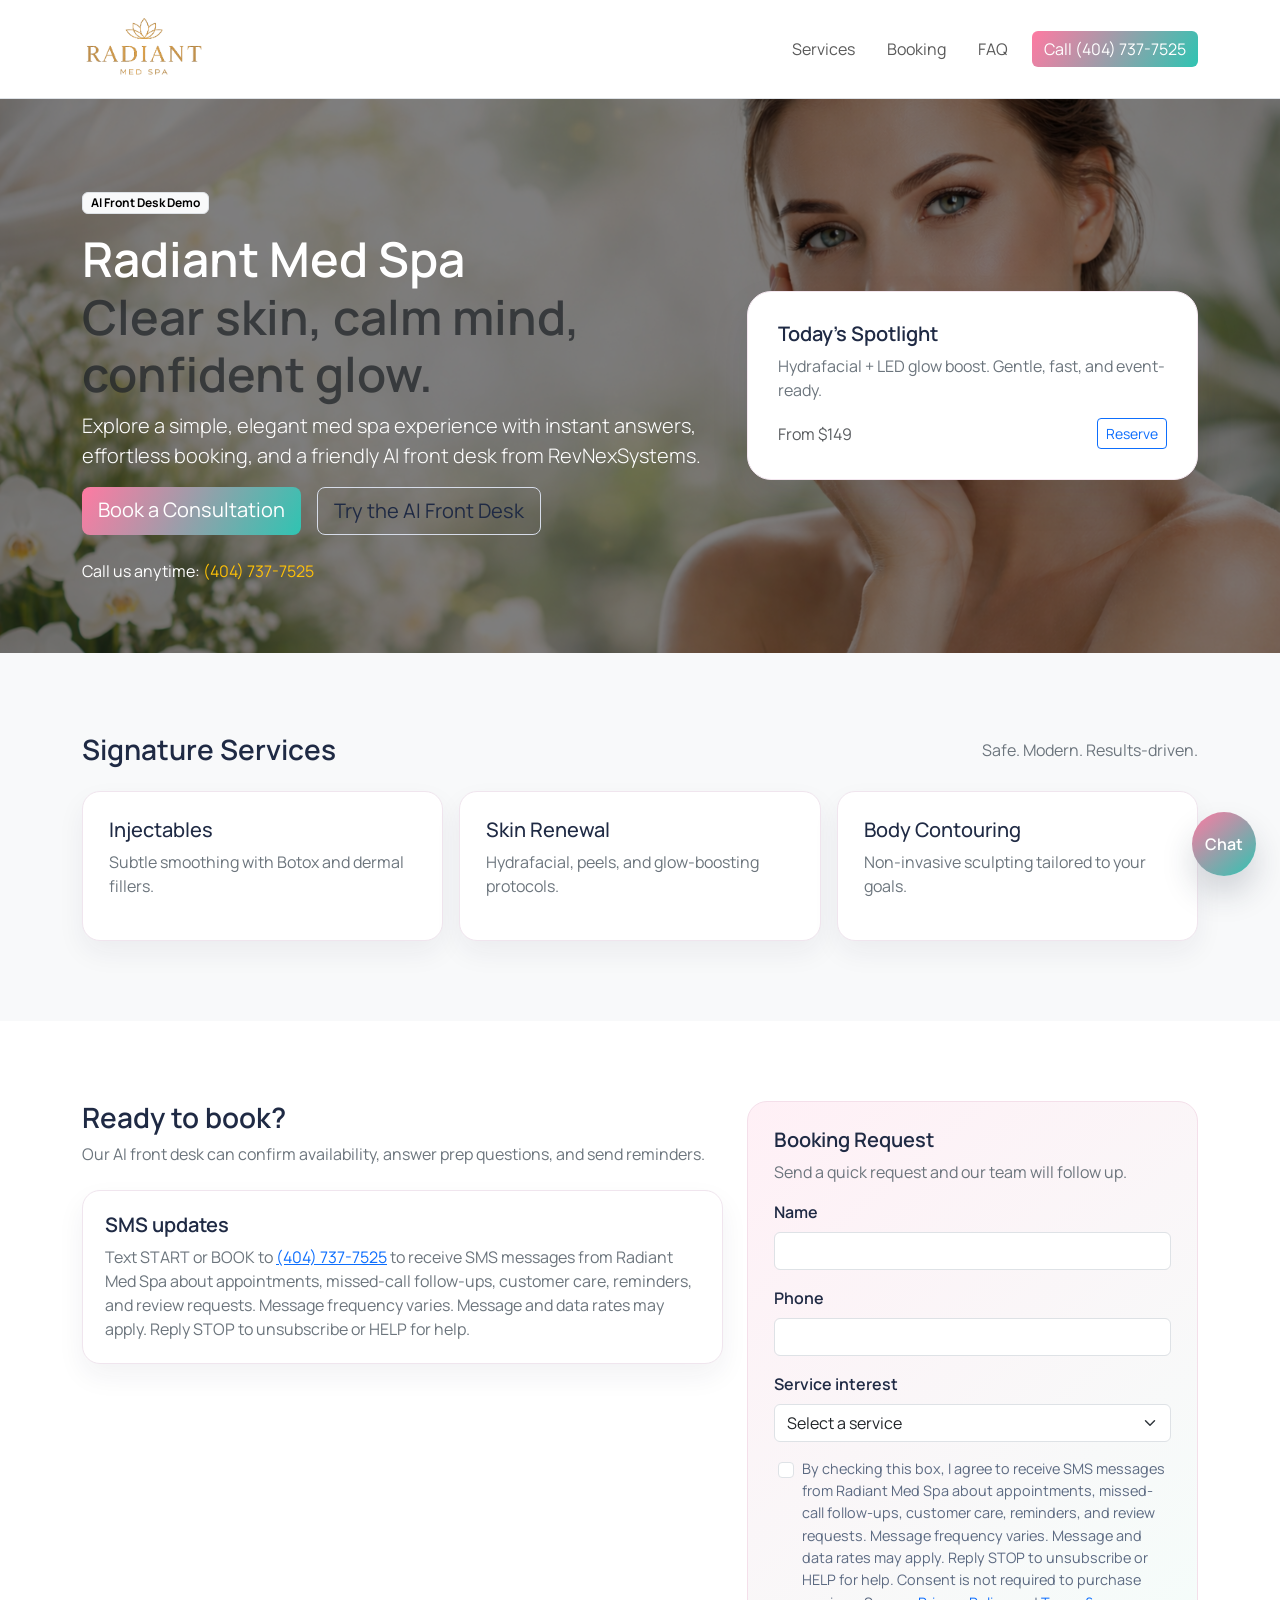
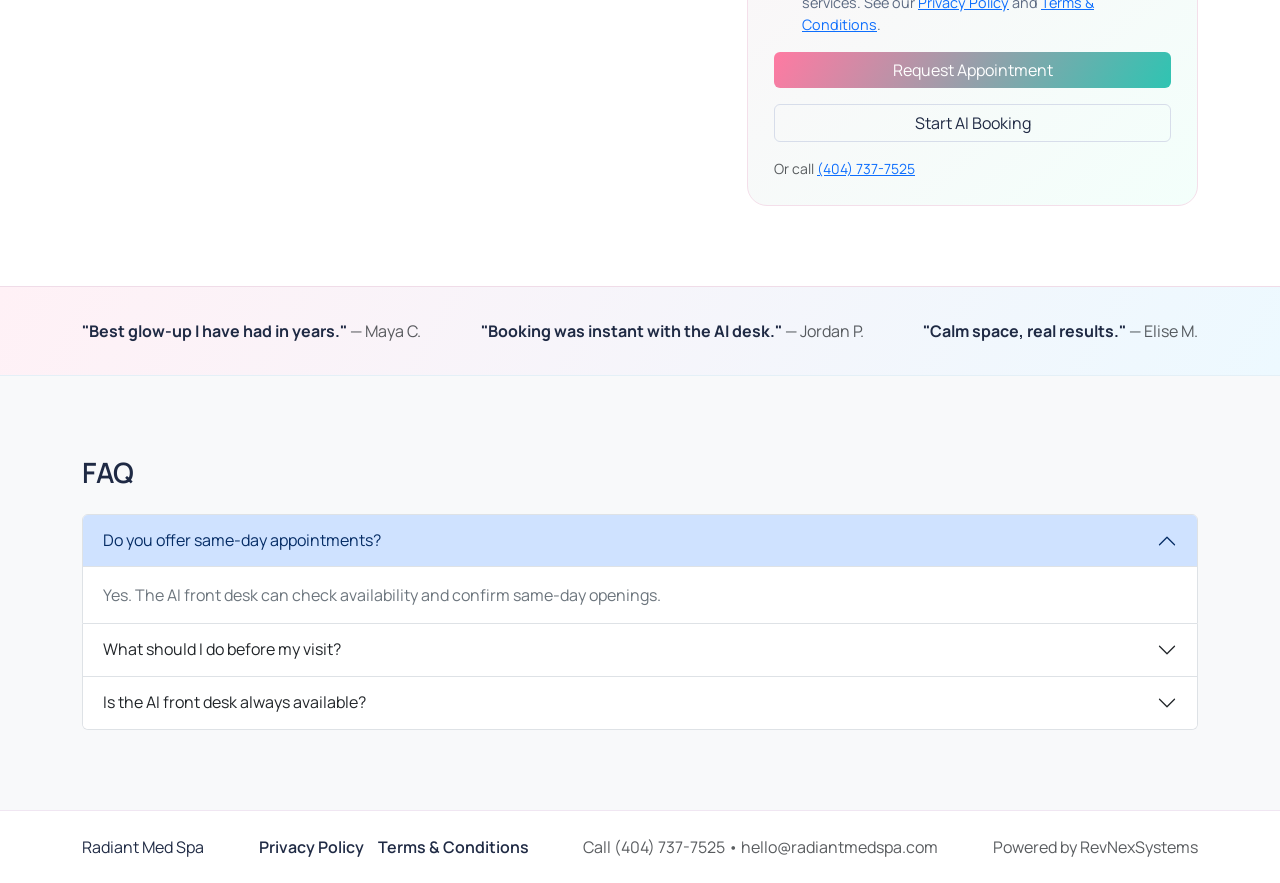
<file: index.html>
<!doctype html>
<html lang="en">
  <head>
    <meta charset="utf-8" />
    <meta name="viewport" content="width=device-width, initial-scale=1" />
    <title>Radiant Med Spa | Demo Med Spa Website</title>
    <meta
      name="description"
      content="Radiant Med Spa demo website with med spa services, booking support, and AI front desk customer care."
    />
    <link rel="preconnect" href="https://fonts.googleapis.com" />
    <link rel="preconnect" href="https://fonts.gstatic.com" crossorigin />
    <link
      href="https://fonts.googleapis.com/css2?family=Manrope:wght@300;400;500;600;700&display=swap"
      rel="stylesheet"
    />
    <link
      href="https://cdn.jsdelivr.net/npm/bootstrap@5.3.3/dist/css/bootstrap.min.css"
      rel="stylesheet"
      integrity="sha384-QWTKZyjpPEjISv5WaRU9OFeRpok6YctnYmDr5pNlyT2bRjXh0JMhjY6hW+ALEwIH"
      crossorigin="anonymous"
    />
    <link rel="stylesheet" href="styles.css" />
  </head>
  <body>
    <nav class="navbar navbar-expand-lg navbar-light bg-white sticky-top border-bottom">
      <div class="container">
        <a class="navbar-brand" href="#top">
          <img src="images/demo-logo.png" alt="Radiant Med Spa" height="72" />
        </a>
        <button
          class="navbar-toggler"
          type="button"
          data-bs-toggle="collapse"
          data-bs-target="#mainNav"
          aria-controls="mainNav"
          aria-expanded="false"
          aria-label="Toggle navigation"
        >
          <span class="navbar-toggler-icon"></span>
        </button>
        <div class="collapse navbar-collapse" id="mainNav">
          <ul class="navbar-nav ms-auto gap-lg-3">
            <li class="nav-item"><a class="nav-link" href="#services">Services</a></li>
            <li class="nav-item"><a class="nav-link" href="#booking">Booking</a></li>
            <li class="nav-item"><a class="nav-link" href="#faq">FAQ</a></li>
          </ul>
          <a class="btn btn-primary ms-lg-3" href="tel:+14047377525">Call (404) 737-7525</a>
        </div>
      </div>
    </nav>

    <main id="top">
      <section class="hero">
        <div class="container">
          <div class="row align-items-center g-4">
            <div class="col-lg-7">
              <span class="badge text-bg-light border mb-3">AI Front Desk Demo</span>
              <h1 class="display-5 fw-semibold text-white">
                Radiant Med Spa
                <span class="d-block text-muted">Clear skin, calm mind, confident glow.</span>
              </h1>
              <p class="lead text-white">
                Explore a simple, elegant med spa experience with instant answers, effortless booking,
                and a friendly AI front desk from RevNexSystems.
              </p>
              <div class="d-flex flex-wrap gap-3">
                <a class="btn btn-primary btn-lg" href="#booking">Book a Consultation</a>
                <button class="btn btn-outline-secondary btn-lg" id="chatTrigger" type="button">
                  Try the AI Front Desk
                </button>
              </div>
              <div class="mt-4 text-white">
                Call us anytime: <a class="link-underline link-underline-opacity-0 text-warning" href="tel:+14047377525">(404) 737-7525</a>
              </div>
            </div>
            <div class="col-lg-5">
              <div class="hero-card">
                <h5 class="fw-semibold">Today’s Spotlight</h5>
                <p class="text-secondary mb-3">
                  Hydrafacial + LED glow boost. Gentle, fast, and event-ready.
                </p>
                <div class="d-flex align-items-center justify-content-between">
                  <span class="text-muted">From $149</span>
                  <a class="btn btn-sm btn-outline-primary" href="#booking">Reserve</a>
                </div>
              </div>
            </div>
          </div>
        </div>
      </section>

      <section class="section bg-light" id="services">
        <div class="container">
          <div class="d-flex align-items-center justify-content-between flex-wrap gap-3 mb-4">
            <h2 class="h3 fw-semibold m-0">Signature Services</h2>
            <span class="text-secondary">Safe. Modern. Results-driven.</span>
          </div>
          <div class="row g-3">
            <div class="col-md-4">
              <div class="service-card h-100">
                <h5>Injectables</h5>
                <p class="text-secondary">Subtle smoothing with Botox and dermal fillers.</p>
              </div>
            </div>
            <div class="col-md-4">
              <div class="service-card h-100">
                <h5>Skin Renewal</h5>
                <p class="text-secondary">Hydrafacial, peels, and glow-boosting protocols.</p>
              </div>
            </div>
            <div class="col-md-4">
              <div class="service-card h-100">
                <h5>Body Contouring</h5>
                <p class="text-secondary">Non-invasive sculpting tailored to your goals.</p>
              </div>
            </div>
          </div>
        </div>
      </section>

      <section class="section" id="booking">
        <div class="container">
          <div class="row g-4 align-items-start">
            <div class="col-lg-7">
              <h2 class="h3 fw-semibold">Ready to book?</h2>
              <p class="text-secondary">
                Our AI front desk can confirm availability, answer prep questions, and send reminders.
              </p>
              <div class="sms-opt-in mt-4">
                <h3 class="h5 fw-semibold">SMS updates</h3>
                <p class="text-secondary mb-0">
                  Text START or BOOK to <a href="sms:+14047377525">(404) 737-7525</a> to receive SMS messages from
                  Radiant Med Spa about appointments, missed-call follow-ups, customer care, reminders, and review
                  requests. Message frequency varies. Message and data rates may apply. Reply STOP to unsubscribe or
                  HELP for help.
                </p>
              </div>
            </div>
            <div class="col-lg-5">
              <div class="cta-card">
                <h3 class="h5 fw-semibold">Booking Request</h3>
                <p class="text-secondary mb-3">Send a quick request and our team will follow up.</p>
                <form class="booking-form" action="#" method="post">
                  <div class="mb-3">
                    <label class="form-label" for="bookingName">Name</label>
                    <input class="form-control" id="bookingName" name="name" type="text" autocomplete="name" />
                  </div>
                  <div class="mb-3">
                    <label class="form-label" for="bookingPhone">Phone</label>
                    <input class="form-control" id="bookingPhone" name="phone" type="tel" autocomplete="tel" />
                  </div>
                  <div class="mb-3">
                    <label class="form-label" for="bookingService">Service interest</label>
                    <select class="form-select" id="bookingService" name="service">
                      <option value="">Select a service</option>
                      <option>Injectables</option>
                      <option>Skin Renewal</option>
                      <option>Body Contouring</option>
                      <option>Consultation</option>
                    </select>
                  </div>
                  <div class="form-check sms-consent mb-3">
                    <input class="form-check-input" type="checkbox" value="yes" id="smsConsent" name="smsConsent" />
                    <label class="form-check-label" for="smsConsent">
                      By checking this box, I agree to receive SMS messages from Radiant Med Spa about appointments,
                      missed-call follow-ups, customer care, reminders, and review requests. Message frequency varies.
                      Message and data rates may apply. Reply STOP to unsubscribe or HELP for help. Consent is not
                      required to purchase services. See our
                      <a href="privacy-policy.html">Privacy Policy</a> and
                      <a href="terms-and-conditions.html">Terms &amp; Conditions</a>.
                    </label>
                  </div>
                  <button class="btn btn-primary w-100" type="submit">Request Appointment</button>
                </form>
                <button class="btn btn-outline-secondary w-100 mt-3" type="button" id="ctaChat">
                  Start AI Booking
                </button>
                <div class="mt-3 text-muted small">Or call <a href="tel:+14047377525">(404) 737-7525</a></div>
              </div>
            </div>
          </div>
        </div>
      </section>

      <section class="testimonial-strip">
        <div class="container">
          <div class="d-flex flex-wrap justify-content-between align-items-center gap-3">
            <div>
              <strong>"Best glow-up I have had in years."</strong>
              <span class="text-muted">— Maya C.</span>
            </div>
            <div>
              <strong>"Booking was instant with the AI desk."</strong>
              <span class="text-muted">— Jordan P.</span>
            </div>
            <div>
              <strong>"Calm space, real results."</strong>
              <span class="text-muted">— Elise M.</span>
            </div>
          </div>
        </div>
      </section>

      <section class="section bg-light" id="faq">
        <div class="container">
          <h2 class="h3 fw-semibold mb-4">FAQ</h2>
          <div class="accordion" id="faqAccordion">
            <div class="accordion-item">
              <h2 class="accordion-header">
                <button class="accordion-button" type="button" data-bs-toggle="collapse" data-bs-target="#faqOne">
                  Do you offer same-day appointments?
                </button>
              </h2>
              <div id="faqOne" class="accordion-collapse collapse show" data-bs-parent="#faqAccordion">
                <div class="accordion-body text-secondary">
                  Yes. The AI front desk can check availability and confirm same-day openings.
                </div>
              </div>
            </div>
            <div class="accordion-item">
              <h2 class="accordion-header">
                <button class="accordion-button collapsed" type="button" data-bs-toggle="collapse" data-bs-target="#faqTwo">
                  What should I do before my visit?
                </button>
              </h2>
              <div id="faqTwo" class="accordion-collapse collapse" data-bs-parent="#faqAccordion">
                <div class="accordion-body text-secondary">
                  We will send prep instructions based on your service and confirm your intake forms.
                </div>
              </div>
            </div>
            <div class="accordion-item">
              <h2 class="accordion-header">
                <button class="accordion-button collapsed" type="button" data-bs-toggle="collapse" data-bs-target="#faqThree">
                  Is the AI front desk always available?
                </button>
              </h2>
              <div id="faqThree" class="accordion-collapse collapse" data-bs-parent="#faqAccordion">
                <div class="accordion-body text-secondary">
                  Yes. It is available 24/7 for questions, booking, and follow-ups.
                </div>
              </div>
            </div>
          </div>
        </div>
      </section>
    </main>

    <div class="chat-widget shadow" id="chatWidget" aria-live="polite">
      <div class="chat-header">
        <strong>Radiant AI Front Desk</strong>
        <button class="btn-close" id="chatClose" aria-label="Close"></button>
      </div>
      <div class="chat-body">
        <p class="text-secondary small mb-2">Hi! I can help you book a visit or answer questions.</p>
        <div class="chat-bubble">What service are you interested in today?</div>
      </div>
      <div class="chat-footer">
        <input class="form-control" type="text" placeholder="Type your message..." />
        <button class="btn btn-primary">Send</button>
      </div>
    </div>

    <button class="chat-fab" id="chatFab" aria-label="Open chat">
      <span>Chat</span>
    </button>

    <footer class="footer">
      <div class="container d-flex flex-wrap justify-content-between align-items-center gap-3">
        <span>Radiant Med Spa</span>
        <nav class="footer-links" aria-label="Footer legal links">
          <a href="privacy-policy.html">Privacy Policy</a>
          <a href="terms-and-conditions.html">Terms &amp; Conditions</a>
        </nav>
        <span class="text-muted">Call (404) 737-7525 • hello@radiantmedspa.com</span>
        <span class="text-muted">Powered by RevNexSystems</span>
      </div>
    </footer>

    <script
      src="https://cdn.jsdelivr.net/npm/bootstrap@5.3.3/dist/js/bootstrap.bundle.min.js"
      integrity="sha384-YvpcrYf0tY3lHB60NNkmXc5s9fDVZLESaAA55NDzOxhy9GkcIdslK1eN7N6jIeHz"
      crossorigin="anonymous"
    ></script>
    <script src="script.js"></script>
  </body>
</html>
</file>
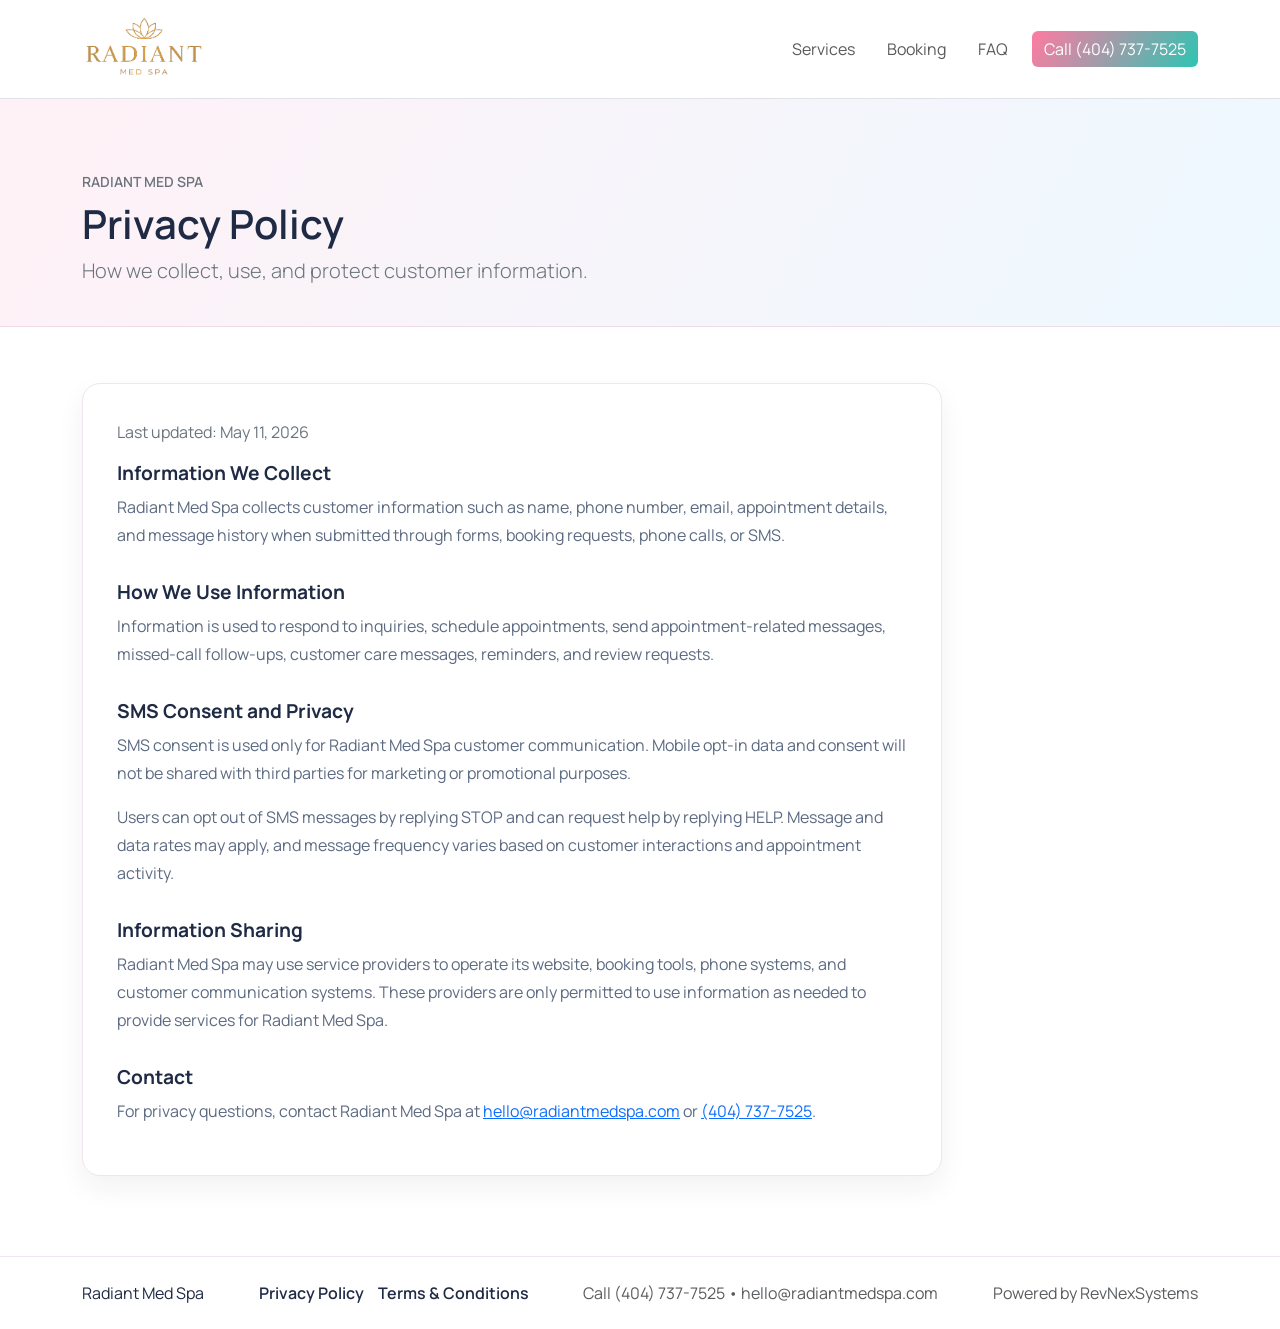
<file: privacy-policy.html>
<!doctype html>
<html lang="en">
  <head>
    <meta charset="utf-8" />
    <meta name="viewport" content="width=device-width, initial-scale=1" />
    <title>Privacy Policy | Radiant Med Spa</title>
    <meta
      name="description"
      content="Radiant Med Spa privacy policy describing customer information use, SMS consent, opt-out instructions, and privacy practices."
    />
    <link rel="preconnect" href="https://fonts.googleapis.com" />
    <link rel="preconnect" href="https://fonts.gstatic.com" crossorigin />
    <link
      href="https://fonts.googleapis.com/css2?family=Manrope:wght@300;400;500;600;700&display=swap"
      rel="stylesheet"
    />
    <link
      href="https://cdn.jsdelivr.net/npm/bootstrap@5.3.3/dist/css/bootstrap.min.css"
      rel="stylesheet"
      integrity="sha384-QWTKZyjpPEjISv5WaRU9OFeRpok6YctnYmDr5pNlyT2bRjXh0JMhjY6hW+ALEwIH"
      crossorigin="anonymous"
    />
    <link rel="stylesheet" href="styles.css" />
  </head>
  <body>
    <nav class="navbar navbar-expand-lg navbar-light bg-white sticky-top border-bottom">
      <div class="container">
        <a class="navbar-brand" href="index.html">
          <img src="images/demo-logo.png" alt="Radiant Med Spa" height="72" />
        </a>
        <button
          class="navbar-toggler"
          type="button"
          data-bs-toggle="collapse"
          data-bs-target="#mainNav"
          aria-controls="mainNav"
          aria-expanded="false"
          aria-label="Toggle navigation"
        >
          <span class="navbar-toggler-icon"></span>
        </button>
        <div class="collapse navbar-collapse" id="mainNav">
          <ul class="navbar-nav ms-auto gap-lg-3">
            <li class="nav-item"><a class="nav-link" href="index.html#services">Services</a></li>
            <li class="nav-item"><a class="nav-link" href="index.html#booking">Booking</a></li>
            <li class="nav-item"><a class="nav-link" href="index.html#faq">FAQ</a></li>
          </ul>
          <a class="btn btn-primary ms-lg-3" href="tel:+14047377525">Call (404) 737-7525</a>
        </div>
      </div>
    </nav>

    <main>
      <section class="legal-hero">
        <div class="container">
          <p class="text-uppercase small fw-semibold text-secondary mb-2">Radiant Med Spa</p>
          <h1 class="display-6 fw-semibold">Privacy Policy</h1>
          <p class="lead text-secondary mb-0">How we collect, use, and protect customer information.</p>
        </div>
      </section>

      <section class="legal-content">
        <div class="container">
          <div class="legal-card">
            <p class="text-secondary">Last updated: May 11, 2026</p>

            <h2>Information We Collect</h2>
            <p>
              Radiant Med Spa collects customer information such as name, phone number, email, appointment details, and
              message history when submitted through forms, booking requests, phone calls, or SMS.
            </p>

            <h2>How We Use Information</h2>
            <p>
              Information is used to respond to inquiries, schedule appointments, send appointment-related messages,
              missed-call follow-ups, customer care messages, reminders, and review requests.
            </p>

            <h2>SMS Consent and Privacy</h2>
            <p>
              SMS consent is used only for Radiant Med Spa customer communication. Mobile opt-in data and consent will
              not be shared with third parties for marketing or promotional purposes.
            </p>
            <p>
              Users can opt out of SMS messages by replying STOP and can request help by replying HELP. Message and data
              rates may apply, and message frequency varies based on customer interactions and appointment activity.
            </p>

            <h2>Information Sharing</h2>
            <p>
              Radiant Med Spa may use service providers to operate its website, booking tools, phone systems, and
              customer communication systems. These providers are only permitted to use information as needed to provide
              services for Radiant Med Spa.
            </p>

            <h2>Contact</h2>
            <p>
              For privacy questions, contact Radiant Med Spa at
              <a href="mailto:hello@radiantmedspa.com">hello@radiantmedspa.com</a> or
              <a href="tel:+14047377525">(404) 737-7525</a>.
            </p>
          </div>
        </div>
      </section>
    </main>

    <footer class="footer">
      <div class="container d-flex flex-wrap justify-content-between align-items-center gap-3">
        <span>Radiant Med Spa</span>
        <nav class="footer-links" aria-label="Footer legal links">
          <a href="privacy-policy.html">Privacy Policy</a>
          <a href="terms-and-conditions.html">Terms &amp; Conditions</a>
        </nav>
        <span class="text-muted">Call (404) 737-7525 &bull; hello@radiantmedspa.com</span>
        <span class="text-muted">Powered by RevNexSystems</span>
      </div>
    </footer>

    <script
      src="https://cdn.jsdelivr.net/npm/bootstrap@5.3.3/dist/js/bootstrap.bundle.min.js"
      integrity="sha384-YvpcrYf0tY3lHB60NNkmXc5s9fDVZLESaAA55NDzOxhy9GkcIdslK1eN7N6jIeHz"
      crossorigin="anonymous"
    ></script>
  </body>
</html>
</file>
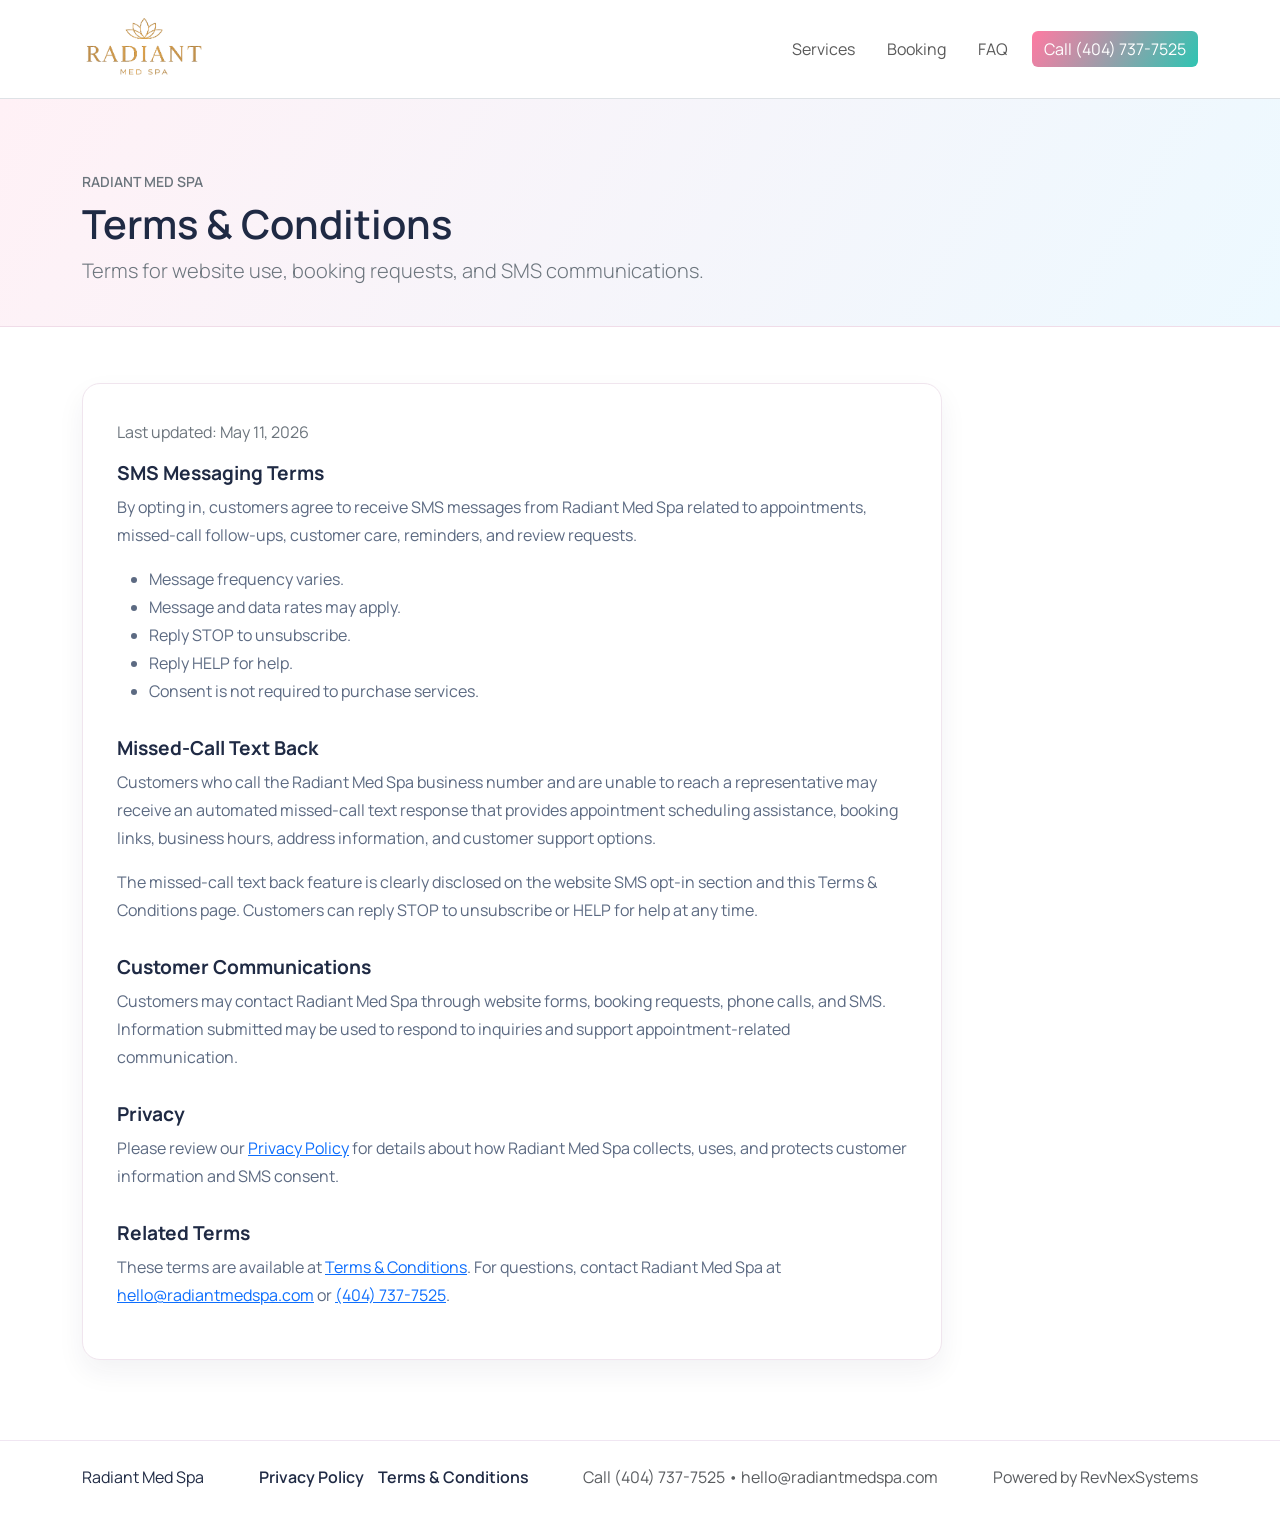
<file: terms-and-conditions.html>
<!doctype html>
<html lang="en">
  <head>
    <meta charset="utf-8" />
    <meta name="viewport" content="width=device-width, initial-scale=1" />
    <title>Terms &amp; Conditions | Radiant Med Spa</title>
    <meta
      name="description"
      content="Radiant Med Spa terms and conditions with SMS messaging terms, opt-out instructions, and customer communication disclosures."
    />
    <link rel="preconnect" href="https://fonts.googleapis.com" />
    <link rel="preconnect" href="https://fonts.gstatic.com" crossorigin />
    <link
      href="https://fonts.googleapis.com/css2?family=Manrope:wght@300;400;500;600;700&display=swap"
      rel="stylesheet"
    />
    <link
      href="https://cdn.jsdelivr.net/npm/bootstrap@5.3.3/dist/css/bootstrap.min.css"
      rel="stylesheet"
      integrity="sha384-QWTKZyjpPEjISv5WaRU9OFeRpok6YctnYmDr5pNlyT2bRjXh0JMhjY6hW+ALEwIH"
      crossorigin="anonymous"
    />
    <link rel="stylesheet" href="styles.css" />
  </head>
  <body>
    <nav class="navbar navbar-expand-lg navbar-light bg-white sticky-top border-bottom">
      <div class="container">
        <a class="navbar-brand" href="index.html">
          <img src="images/demo-logo.png" alt="Radiant Med Spa" height="72" />
        </a>
        <button
          class="navbar-toggler"
          type="button"
          data-bs-toggle="collapse"
          data-bs-target="#mainNav"
          aria-controls="mainNav"
          aria-expanded="false"
          aria-label="Toggle navigation"
        >
          <span class="navbar-toggler-icon"></span>
        </button>
        <div class="collapse navbar-collapse" id="mainNav">
          <ul class="navbar-nav ms-auto gap-lg-3">
            <li class="nav-item"><a class="nav-link" href="index.html#services">Services</a></li>
            <li class="nav-item"><a class="nav-link" href="index.html#booking">Booking</a></li>
            <li class="nav-item"><a class="nav-link" href="index.html#faq">FAQ</a></li>
          </ul>
          <a class="btn btn-primary ms-lg-3" href="tel:+14047377525">Call (404) 737-7525</a>
        </div>
      </div>
    </nav>

    <main>
      <section class="legal-hero">
        <div class="container">
          <p class="text-uppercase small fw-semibold text-secondary mb-2">Radiant Med Spa</p>
          <h1 class="display-6 fw-semibold">Terms &amp; Conditions</h1>
          <p class="lead text-secondary mb-0">Terms for website use, booking requests, and SMS communications.</p>
        </div>
      </section>

      <section class="legal-content">
        <div class="container">
          <div class="legal-card">
            <p class="text-secondary">Last updated: May 11, 2026</p>

            <h2>SMS Messaging Terms</h2>
            <p>
              By opting in, customers agree to receive SMS messages from Radiant Med Spa related to appointments,
              missed-call follow-ups, customer care, reminders, and review requests.
            </p>
            <ul>
              <li>Message frequency varies.</li>
              <li>Message and data rates may apply.</li>
              <li>Reply STOP to unsubscribe.</li>
              <li>Reply HELP for help.</li>
              <li>Consent is not required to purchase services.</li>
            </ul>

            <h2>Missed-Call Text Back</h2>
            <p>
              Customers who call the Radiant Med Spa business number and are unable to reach a representative may
              receive an automated missed-call text response that provides appointment scheduling assistance, booking
              links, business hours, address information, and customer support options.
            </p>
            <p>
              The missed-call text back feature is clearly disclosed on the website SMS opt-in section and this Terms
              &amp; Conditions page. Customers can reply STOP to unsubscribe or HELP for help at any time.
            </p>

            <h2>Customer Communications</h2>
            <p>
              Customers may contact Radiant Med Spa through website forms, booking requests, phone calls, and SMS.
              Information submitted may be used to respond to inquiries and support appointment-related communication.
            </p>

            <h2>Privacy</h2>
            <p>
              Please review our <a href="privacy-policy.html">Privacy Policy</a> for details about how Radiant Med Spa
              collects, uses, and protects customer information and SMS consent.
            </p>

            <h2>Related Terms</h2>
            <p>
              These terms are available at <a href="terms-and-conditions.html">Terms &amp; Conditions</a>. For
              questions, contact Radiant Med Spa at <a href="mailto:hello@radiantmedspa.com">hello@radiantmedspa.com</a>
              or <a href="tel:+14047377525">(404) 737-7525</a>.
            </p>
          </div>
        </div>
      </section>
    </main>

    <footer class="footer">
      <div class="container d-flex flex-wrap justify-content-between align-items-center gap-3">
        <span>Radiant Med Spa</span>
        <nav class="footer-links" aria-label="Footer legal links">
          <a href="privacy-policy.html">Privacy Policy</a>
          <a href="terms-and-conditions.html">Terms &amp; Conditions</a>
        </nav>
        <span class="text-muted">Call (404) 737-7525 &bull; hello@radiantmedspa.com</span>
        <span class="text-muted">Powered by RevNexSystems</span>
      </div>
    </footer>

    <script
      src="https://cdn.jsdelivr.net/npm/bootstrap@5.3.3/dist/js/bootstrap.bundle.min.js"
      integrity="sha384-YvpcrYf0tY3lHB60NNkmXc5s9fDVZLESaAA55NDzOxhy9GkcIdslK1eN7N6jIeHz"
      crossorigin="anonymous"
    ></script>
  </body>
</html>
</file>
<file: styles.css>
:root {
  --spa-ink: #1f2a44;
  --spa-muted: #5c6a82;
  --spa-accent: #ff7aa2;
  --spa-accent-dark: #e65d8b;
  --spa-teal: #2fc4b2;
  --spa-cream: #fff6f2;
  --spa-lilac: #efe6ff;
}

body {
  font-family: "Manrope", "Segoe UI", sans-serif;
  color: var(--spa-ink);
  background: #ffffff;
}

.btn-primary {
  background: linear-gradient(120deg, var(--spa-accent), var(--spa-teal));
  border: none;
}

.btn-primary:hover {
  filter: brightness(0.98);
}

.btn-outline-secondary {
  border-color: #d7ddea;
  color: var(--spa-ink);
}

.btn-outline-secondary:hover {
  background: var(--spa-lilac);
  border-color: var(--spa-lilac);
}

.hero {
  padding: 90px 0 70px;
  position: relative;
  overflow: hidden;
}

.hero::before {
  content: "";
  position: absolute;
  inset: 0;
  background: url("images/hero-background.png") center/cover no-repeat;
  z-index: 0;
}

.hero::after {
  content: "";
  position: absolute;
  inset: 0;
  background: rgba(0, 0, 0, 0.5);
  z-index: 1;
}

.hero .container {
  position: relative;
  z-index: 2;
}

.hero-card {
  background: #ffffff;
  border-radius: 24px;
  padding: 30px;
  border: 1px solid #f3e6ef;
  box-shadow: 0 18px 40px rgba(31, 42, 68, 0.08);
}

.section {
  padding: 80px 0;
}

.service-card {
  border: 1px solid #f0e5ee;
  border-radius: 18px;
  padding: 26px;
  background: #ffffff;
  box-shadow: 0 12px 28px rgba(31, 42, 68, 0.06);
}

.cta-card {
  background: linear-gradient(140deg, #fff0f6, #f3fffb);
  border-radius: 20px;
  padding: 26px;
  border: 1px solid #f4dfea;
}

.sms-opt-in {
  background: #ffffff;
  border: 1px solid #f0e5ee;
  border-radius: 18px;
  padding: 22px;
  box-shadow: 0 12px 28px rgba(31, 42, 68, 0.06);
}

.booking-form .form-label {
  font-weight: 600;
}

.sms-consent {
  padding-left: 1.75rem;
}

.sms-consent .form-check-label {
  color: var(--spa-muted);
  font-size: 0.9rem;
  line-height: 1.55;
}

.testimonial-strip {
  padding: 32px 0;
  background: linear-gradient(120deg, #fff1f6, #edf9ff);
  border-top: 1px solid #f0dce8;
  border-bottom: 1px solid #e4f0f7;
}

.footer {
  padding: 24px 0;
  background: #ffffff;
  border-top: 1px solid #f0e6f2;
}

.footer-links {
  display: flex;
  flex-wrap: wrap;
  gap: 14px;
}

.footer-links a {
  color: var(--spa-ink);
  font-weight: 600;
  text-decoration: none;
}

.footer-links a:hover,
.footer-links a:focus {
  color: var(--spa-accent-dark);
  text-decoration: underline;
}

.legal-hero {
  padding: 72px 0 40px;
  background: linear-gradient(120deg, #fff1f6, #edf9ff);
  border-bottom: 1px solid #f0dce8;
}

.legal-content {
  padding: 56px 0 80px;
}

.legal-card {
  max-width: 860px;
  background: #ffffff;
  border: 1px solid #f0e5ee;
  border-radius: 18px;
  box-shadow: 0 12px 28px rgba(31, 42, 68, 0.06);
  padding: 34px;
}

.legal-card h2 {
  font-size: 1.2rem;
  font-weight: 700;
  margin-top: 2rem;
}

.legal-card h2:first-of-type {
  margin-top: 0;
}

.legal-card p,
.legal-card li {
  color: var(--spa-muted);
  line-height: 1.75;
}

.chat-widget {
  position: fixed;
  right: 24px;
  bottom: 24px;
  width: 320px;
  background: #ffffff;
  border-radius: 18px;
  border: 1px solid #f1dfeb;
  display: none;
  flex-direction: column;
  overflow: hidden;
  z-index: 1050;
}

.chat-fab {
  position: fixed;
  right: 24px;
  bottom: 24px;
  width: 64px;
  height: 64px;
  border-radius: 999px;
  border: none;
  color: #ffffff;
  font-weight: 600;
  background: linear-gradient(140deg, var(--spa-accent), var(--spa-teal));
  box-shadow: 0 18px 32px rgba(31, 42, 68, 0.18);
  z-index: 1040;
}

.chat-widget.show + .chat-fab {
  display: none;
}

.chat-widget.show {
  display: flex;
}

.chat-header {
  padding: 14px 16px;
  background: linear-gradient(120deg, #fff0f6, #ecfdf9);
  display: flex;
  justify-content: space-between;
  align-items: center;
}

.chat-body {
  padding: 16px;
  background: #ffffff;
  min-height: 120px;
}

.chat-bubble {
  background: #f7f2ff;
  padding: 10px 12px;
  border-radius: 14px;
  display: inline-block;
}

.chat-footer {
  display: flex;
  gap: 8px;
  padding: 12px;
  background: #ffffff;
  border-top: 1px solid #f0e6f2;
}

@media (max-width: 767px) {
  .hero {
    padding: 60px 0 40px;
  }

  .chat-widget {
    left: 16px;
    right: 16px;
    width: auto;
  }

  .chat-fab {
    right: 16px;
    bottom: 16px;
  }

  .legal-card {
    padding: 24px;
  }
}
</file>
